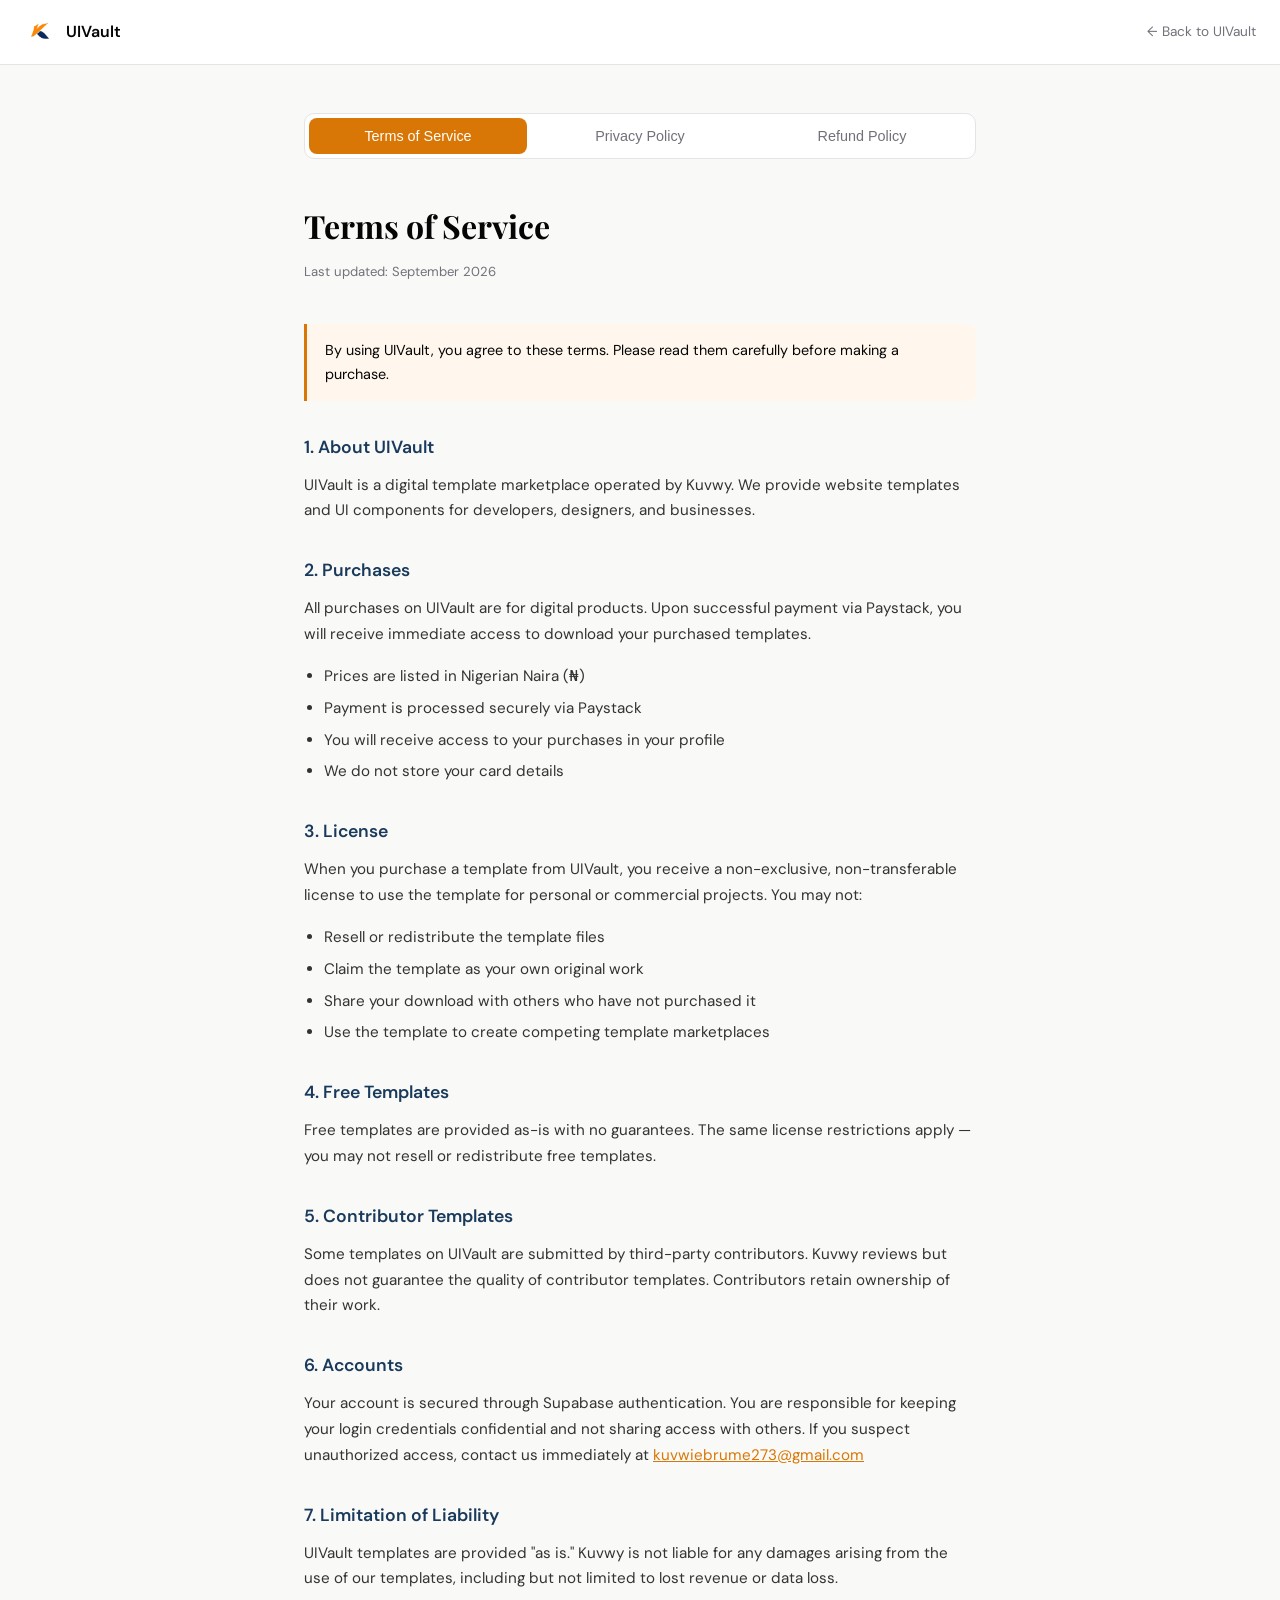
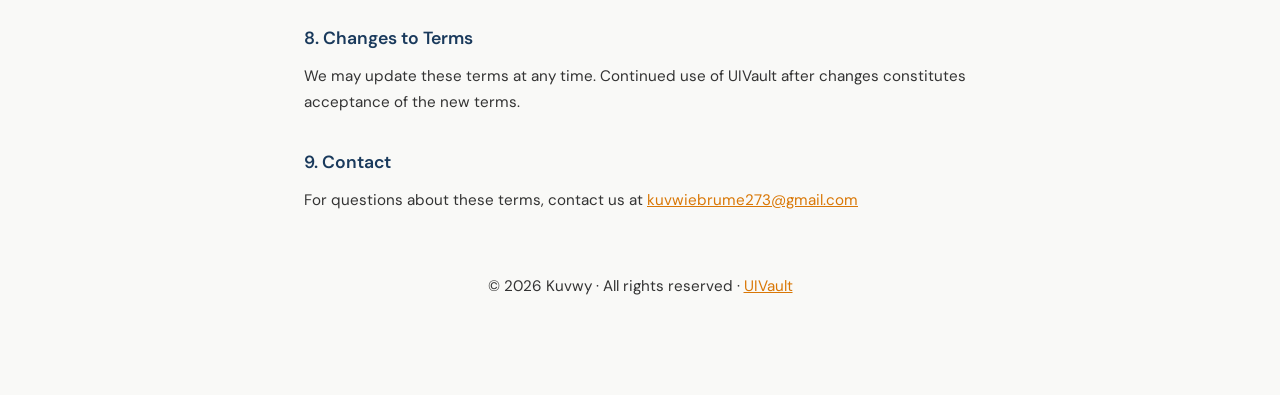
<file: legal.html>
<!DOCTYPE html>
<html lang="en">
<head>
  <meta charset="UTF-8" />
  <meta name="viewport" content="width=device-width, initial-scale=1.0" />
  <title>Legal — UIVault by Kuvwy</title>
  <link rel="icon" type="image/png" href="kuvwy_vibrant_flat.png" />
  <link rel="preconnect" href="https://fonts.googleapis.com" />
  <link href="https://fonts.googleapis.com/css2?family=DM+Sans:wght@400;500;600&family=Playfair+Display:wght@700&display=swap" rel="stylesheet" />
  <style>
    *, *::before, *::after { box-sizing: border-box; margin: 0; padding: 0; }
    :root { --orange: #d97706; --navy: #1a3a5c; --text: #050505; --muted: #71717a; --border: #e4e4e7; --bg: #f9f9f7; }
    body { font-family: 'DM Sans', sans-serif; background: var(--bg); color: var(--text); line-height: 1.7; }
    .nav { display: flex; align-items: center; justify-content: space-between; padding: 16px 24px; background: #fff; border-bottom: 1px solid var(--border); position: sticky; top: 0; z-index: 100; }
    .nav-logo { display: flex; align-items: center; gap: 10px; text-decoration: none; color: var(--text); font-weight: 600; font-size: 1rem; }
    .nav-logo img { height: 32px; }
    .nav-back { font-size: 0.85rem; color: var(--muted); text-decoration: none; }
    .nav-back:hover { color: var(--orange); }
    .container { max-width: 720px; margin: 0 auto; padding: 48px 24px 80px; }
    .tabs { display: flex; gap: 4px; background: #fff; border: 1px solid var(--border); border-radius: 10px; padding: 4px; margin-bottom: 40px; }
    .tab { flex: 1; text-align: center; padding: 10px; border-radius: 8px; font-size: 0.9rem; font-weight: 500; cursor: pointer; border: none; background: none; color: var(--muted); transition: all 0.2s; }
    .tab.active { background: var(--orange); color: #fff; }
    .tab-content { display: none; }
    .tab-content.active { display: block; }
    h1 { font-family: 'Playfair Display', serif; font-size: 2rem; margin-bottom: 8px; }
    .last-updated { font-size: 0.82rem; color: var(--muted); margin-bottom: 40px; }
    h2 { font-size: 1.1rem; font-weight: 600; margin: 32px 0 10px; color: var(--navy); }
    p { margin-bottom: 16px; font-size: 0.95rem; color: #333; }
    ul { margin: 0 0 16px 20px; }
    ul li { font-size: 0.95rem; color: #333; margin-bottom: 6px; }
    .highlight { background: #fff7ed; border-left: 3px solid var(--orange); padding: 14px 18px; border-radius: 0 8px 8px 0; margin-bottom: 20px; font-size: 0.9rem; }
    .footer { text-align: center; margin-top: 60px; font-size: 0.82rem; color: var(--muted); }
    a { color: var(--orange); }
  </style>
</head>
<body>
  <nav class="nav">
    <a class="nav-logo" href="/">
      <img src="kuvwy_vibrant_flat.png" alt="Kuvwy" />
      UIVault
    </a>
    <a class="nav-back" href="/">← Back to UIVault</a>
  </nav>

  <div class="container">
    <div class="tabs">
      <button class="tab active" data-tab="terms">Terms of Service</button>
      <button class="tab" data-tab="privacy">Privacy Policy</button>
      <button class="tab" data-tab="refund">Refund Policy</button>
    </div>
    <!-- TERMS -->
    <div class="tab-content active" id="terms">
      <h1>Terms of Service</h1>
      <p class="last-updated">Last updated: September 2026</p>
      <div class="highlight">By using UIVault, you agree to these terms. Please read them carefully before making a purchase.</div>

      <h2>1. About UIVault</h2>
      <p>UIVault is a digital template marketplace operated by Kuvwy. We provide website templates and UI components for developers, designers, and businesses.</p>

      <h2>2. Purchases</h2>
      <p>All purchases on UIVault are for digital products. Upon successful payment via Paystack, you will receive immediate access to download your purchased templates.</p>
      <ul>
        <li>Prices are listed in Nigerian Naira (₦)</li>
        <li>Payment is processed securely via Paystack</li>
        <li>You will receive access to your purchases in your profile</li>
        <li>We do not store your card details</li>
      </ul>

      <h2>3. License</h2>
      <p>When you purchase a template from UIVault, you receive a non-exclusive, non-transferable license to use the template for personal or commercial projects. You may not:</p>
      <ul>
        <li>Resell or redistribute the template files</li>
        <li>Claim the template as your own original work</li>
        <li>Share your download with others who have not purchased it</li>
        <li>Use the template to create competing template marketplaces</li>
      </ul>

      <h2>4. Free Templates</h2>
      <p>Free templates are provided as-is with no guarantees. The same license restrictions apply — you may not resell or redistribute free templates.</p>

      <h2>5. Contributor Templates</h2>
      <p>Some templates on UIVault are submitted by third-party contributors. Kuvwy reviews but does not guarantee the quality of contributor templates. Contributors retain ownership of their work.</p>

      <h2>6. Accounts</h2>
      <p>Your account is secured through Supabase authentication. You are responsible for keeping your login credentials confidential and not sharing access with others. If you suspect unauthorized access, contact us immediately at <a href="mailto:kuvwiebrume273@gmail.com">kuvwiebrume273@gmail.com</a></p>

      <h2>7. Limitation of Liability</h2>
      <p>UIVault templates are provided "as is." Kuvwy is not liable for any damages arising from the use of our templates, including but not limited to lost revenue or data loss.</p>

      <h2>8. Changes to Terms</h2>
      <p>We may update these terms at any time. Continued use of UIVault after changes constitutes acceptance of the new terms.</p>

      <h2>9. Contact</h2>
      <p>For questions about these terms, contact us at <a href="mailto:kuvwiebrume273@gmail.com">kuvwiebrume273@gmail.com</a></p>
    </div>
    <!-- PRIVACY -->
    <div class="tab-content" id="privacy">
      <h1>Privacy Policy</h1>
      <p class="last-updated">Last updated: September 2026</p>
      <div class="highlight">We respect your privacy. This policy explains what data we collect and how we use it.</div>

      <h2>1. Data We Collect</h2>
      <ul>
        <li>Email address (for account creation and login)</li>
        <li>Purchase history (to give you access to your templates)</li>
        <li>Payment reference numbers (for transaction verification)</li>
      </ul>
      <p>We do not collect or store your card details. All payment processing is handled by Paystack.</p>

      <h2>2. How We Use Your Data</h2>
      <ul>
        <li>To create and manage your account</li>
        <li>To process and verify your purchases</li>
        <li>To send transactional emails (purchase confirmations, password resets)</li>
        <li>To improve UIVault</li>
      </ul>

      <h2>3. Data Storage</h2>
      <p>Your data is stored securely using Supabase, hosted on secure servers. We do not sell your data to third parties.</p>

      <h2>4. Cookies</h2>
      <p>UIVault uses authentication session cookies to keep you logged in. No advertising or tracking cookies are used.</p>

      <h2>5. Third Parties</h2>
      <p>We use the following third-party services:</p>
      <ul>
        <li><strong>Supabase</strong> — database and authentication</li>
        <li><strong>Paystack</strong> — payment processing</li>
        <li><strong>Vercel</strong> — website hosting</li>
      </ul>

      <h2>6. Your Rights</h2>
      <p>You can request deletion of your account and data at any time by emailing <a href="mailto:kuvwiebrume273@gmail.com">kuvwiebrume273@gmail.com</a></p>

      <h2>7. Contact</h2>
      <p>Privacy questions? Email us at <a href="mailto:kuvwiebrume273@gmail.com">kuvwiebrume273@gmail.com</a></p>
    </div>

    <!-- REFUND -->
    <div class="tab-content" id="refund">
      <h1>Refund Policy</h1>
      <p class="last-updated">Last updated: September 2026</p>
      <div class="highlight">We offer a 3–10 day money-back guarantee on all premium template purchases.</div>

      <h2>Eligibility</h2>
      <p>You are eligible for a full refund if:</p>
      <ul>
        <li>You request it within 10 days of purchase</li>
        <li>The template has a major technical issue we cannot fix</li>
        <li>You were charged but did not receive access to your purchase</li>
      </ul>

      <h2>Not Eligible</h2>
      <ul>
        <li>Change of mind after downloading</li>
        <li>Free templates (no payment was made)</li>
        <li>Requests made after 10 days of purchase</li>
      </ul>

      <h2>How to Request</h2>
      <p>Email  <a href="mailto:kuvwiebrume273@gmail.com" style="color:#d97706;text-decoration:none;">Contact Us</a> with your purchase reference number and reason. We will process your refund within 3–5 business days.</p>
    </div>

    <div class="footer">
      <p>&copy; 2026 Kuvwy · All rights reserved · <a href="/">UIVault</a></p>
    </div>
  </div>

  <script>
    document.querySelectorAll('.tab').forEach(tab => {
      tab.addEventListener('click', function() {
        document.querySelectorAll('.tab').forEach(t => t.classList.remove('active'));
        document.querySelectorAll('.tab-content').forEach(c => c.classList.remove('active'));
        this.classList.add('active');
        document.getElementById(this.dataset.tab).classList.add('active');
      });
    });
  </script>
</body>
</html>
</file>
